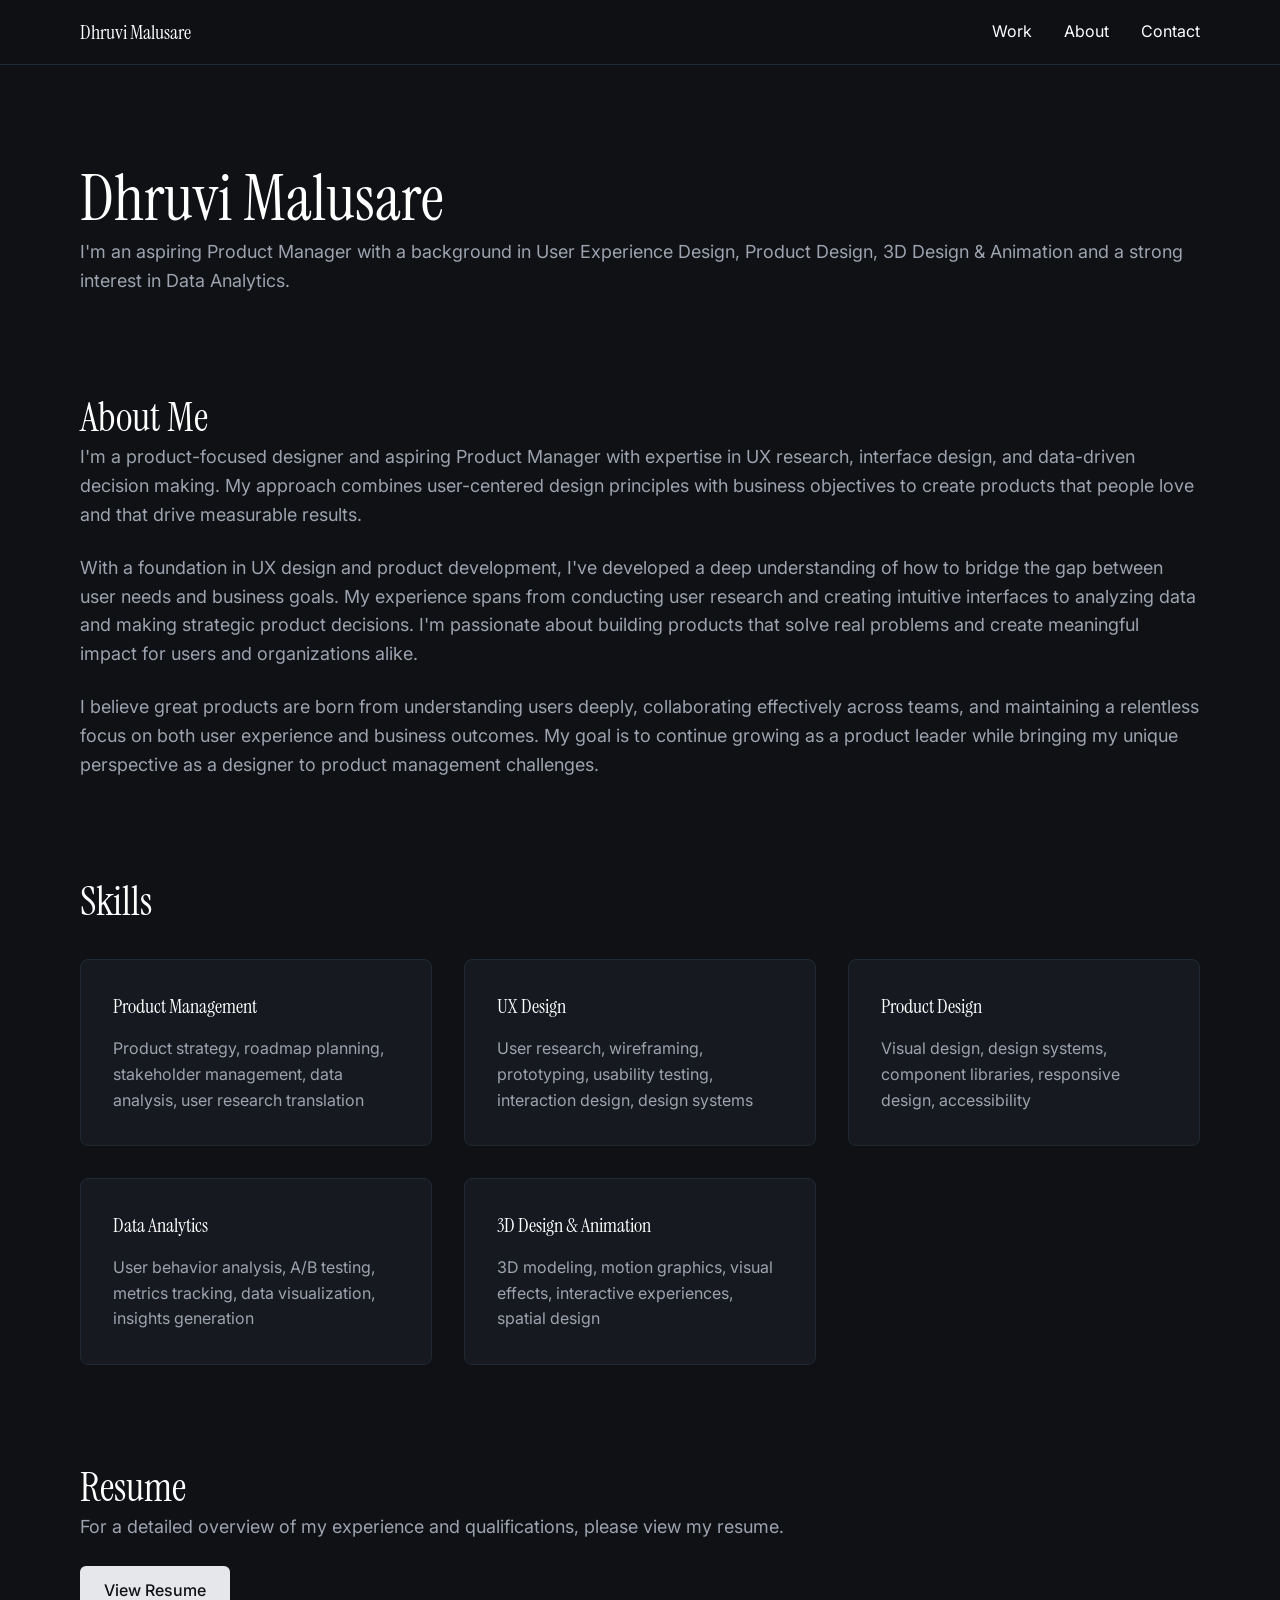
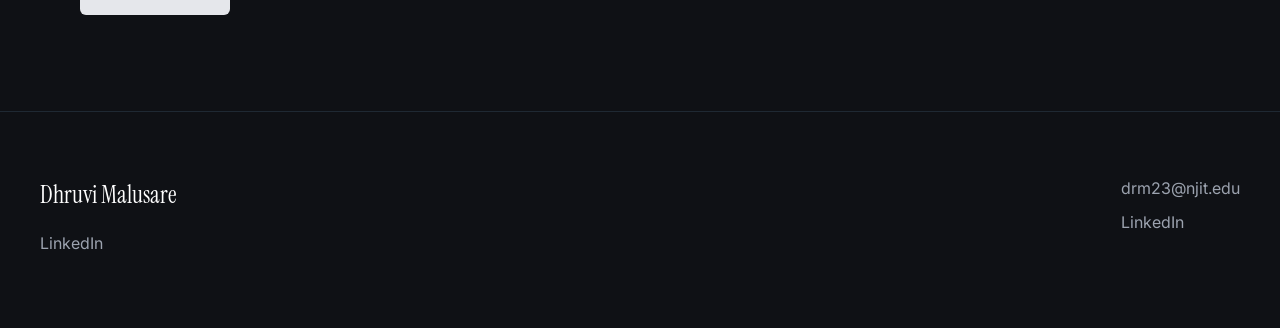
<file: about.html>
<!DOCTYPE html>
<html lang="en">
<head>
  <meta charset="utf-8">
  <meta name="viewport" content="width=device-width, initial-scale=1">
  <title>About - Dhruvi Malusare</title>
  <link rel="stylesheet" href="assets/css/styles.css">
</head>
<body>
  <header class="header">
    <div class="container">
      <a href="index.html" class="logo">Dhruvi Malusare</a>
      <nav>
        <a href="work.html">Work</a>
        <a href="about.html">About</a>
        <a href="contact.html">Contact</a>
      </nav>
    </div>
  </header>

  <main>
    <section class="section">
      <div class="container">
        <h1>Dhruvi Malusare</h1>
        <p>I'm an aspiring Product Manager with a background in User Experience Design, Product Design, 3D Design & Animation and a strong interest in Data Analytics.</p>
      </div>
    </section>

    <section class="section">
      <div class="container">
        <h2>About Me</h2>
        <p>I'm a product-focused designer and aspiring Product Manager with expertise in UX research, interface design, and data-driven decision making. My approach combines user-centered design principles with business objectives to create products that people love and that drive measurable results.</p>
        
        <p>With a foundation in UX design and product development, I've developed a deep understanding of how to bridge the gap between user needs and business goals. My experience spans from conducting user research and creating intuitive interfaces to analyzing data and making strategic product decisions. I'm passionate about building products that solve real problems and create meaningful impact for users and organizations alike.</p>
        
        <p>I believe great products are born from understanding users deeply, collaborating effectively across teams, and maintaining a relentless focus on both user experience and business outcomes. My goal is to continue growing as a product leader while bringing my unique perspective as a designer to product management challenges.</p>
      </div>
    </section>

    <section class="section">
      <div class="container">
        <h2>Skills</h2>
        <div class="skills-grid">
          <div class="skill-category">
            <h3>Product Management</h3>
            <p>Product strategy, roadmap planning, stakeholder management, data analysis, user research translation</p>
          </div>
          <div class="skill-category">
            <h3>UX Design</h3>
            <p>User research, wireframing, prototyping, usability testing, interaction design, design systems</p>
          </div>
          <div class="skill-category">
            <h3>Product Design</h3>
            <p>Visual design, design systems, component libraries, responsive design, accessibility</p>
          </div>
          <div class="skill-category">
            <h3>Data Analytics</h3>
            <p>User behavior analysis, A/B testing, metrics tracking, data visualization, insights generation</p>
          </div>
          <div class="skill-category">
            <h3>3D Design & Animation</h3>
            <p>3D modeling, motion graphics, visual effects, interactive experiences, spatial design</p>
          </div>
        </div>
      </div>
    </section>

    <section class="section">
      <div class="container">
        <h2>Resume</h2>
        <p>For a detailed overview of my experience and qualifications, please view my resume.</p>
        <a href="#" target="_blank" class="button">View Resume</a>
      </div>
    </section>
  </main>

  <footer class="footer">
    <div class="container">
      <div class="left">
        <a href="index.html" class="logo">Dhruvi Malusare</a>
        <a href="#" class="social">LinkedIn</a>
      </div>
      <div class="right">
        <a href="mailto:drm23@njit.edu">drm23@njit.edu</a>
        <a href="#" class="social">LinkedIn</a>
      </div>
    </div>
  </footer>
</body>
</html>
</file>
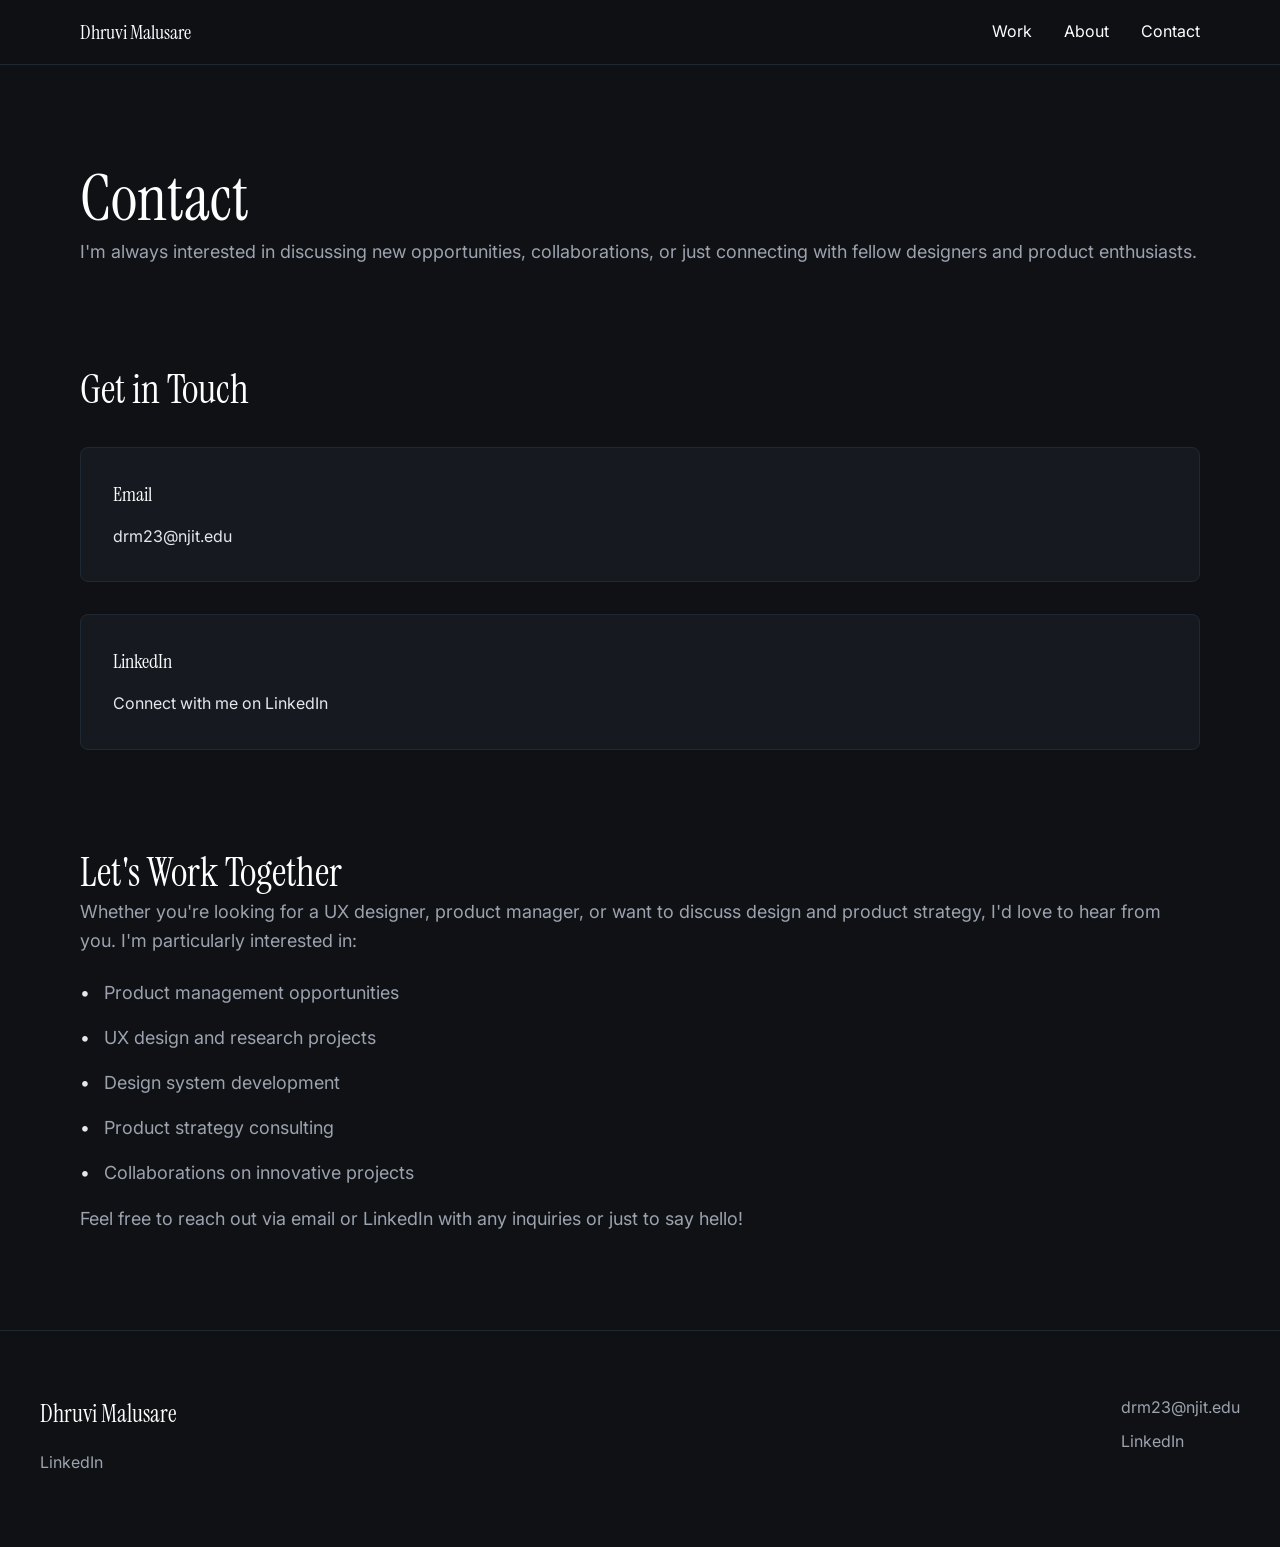
<file: contact.html>
<!DOCTYPE html>
<html lang="en">
<head>
  <meta charset="utf-8">
  <meta name="viewport" content="width=device-width, initial-scale=1">
  <title>Contact - Dhruvi Malusare</title>
  <link rel="stylesheet" href="assets/css/styles.css">
</head>
<body>
  <header class="header">
    <div class="container">
      <a href="index.html" class="logo">Dhruvi Malusare</a>
      <nav>
        <a href="work.html">Work</a>
        <a href="about.html">About</a>
        <a href="contact.html">Contact</a>
      </nav>
    </div>
  </header>

  <main>
    <section class="section">
      <div class="container">
        <h1>Contact</h1>
        <p>I'm always interested in discussing new opportunities, collaborations, or just connecting with fellow designers and product enthusiasts.</p>
      </div>
    </section>

    <section class="section">
      <div class="container">
        <h2>Get in Touch</h2>
        <div class="contact-info">
          <div class="contact-item">
            <h3>Email</h3>
            <p><a href="mailto:drm23@njit.edu">drm23@njit.edu</a></p>
          </div>
          <div class="contact-item">
            <h3>LinkedIn</h3>
            <p><a href="#" target="_blank">Connect with me on LinkedIn</a></p>
          </div>
        </div>
      </div>
    </section>

    <section class="section">
      <div class="container">
        <h2>Let's Work Together</h2>
        <p>Whether you're looking for a UX designer, product manager, or want to discuss design and product strategy, I'd love to hear from you. I'm particularly interested in:</p>
        <ul>
          <li>Product management opportunities</li>
          <li>UX design and research projects</li>
          <li>Design system development</li>
          <li>Product strategy consulting</li>
          <li>Collaborations on innovative projects</li>
        </ul>
        <p>Feel free to reach out via email or LinkedIn with any inquiries or just to say hello!</p>
      </div>
    </section>
  </main>

  <footer class="footer">
    <div class="container">
      <div class="left">
        <a href="index.html" class="logo">Dhruvi Malusare</a>
        <a href="#" class="social">LinkedIn</a>
      </div>
      <div class="right">
        <a href="mailto:drm23@njit.edu">drm23@njit.edu</a>
        <a href="#" class="social">LinkedIn</a>
      </div>
    </div>
  </footer>
</body>
</html>
</file>
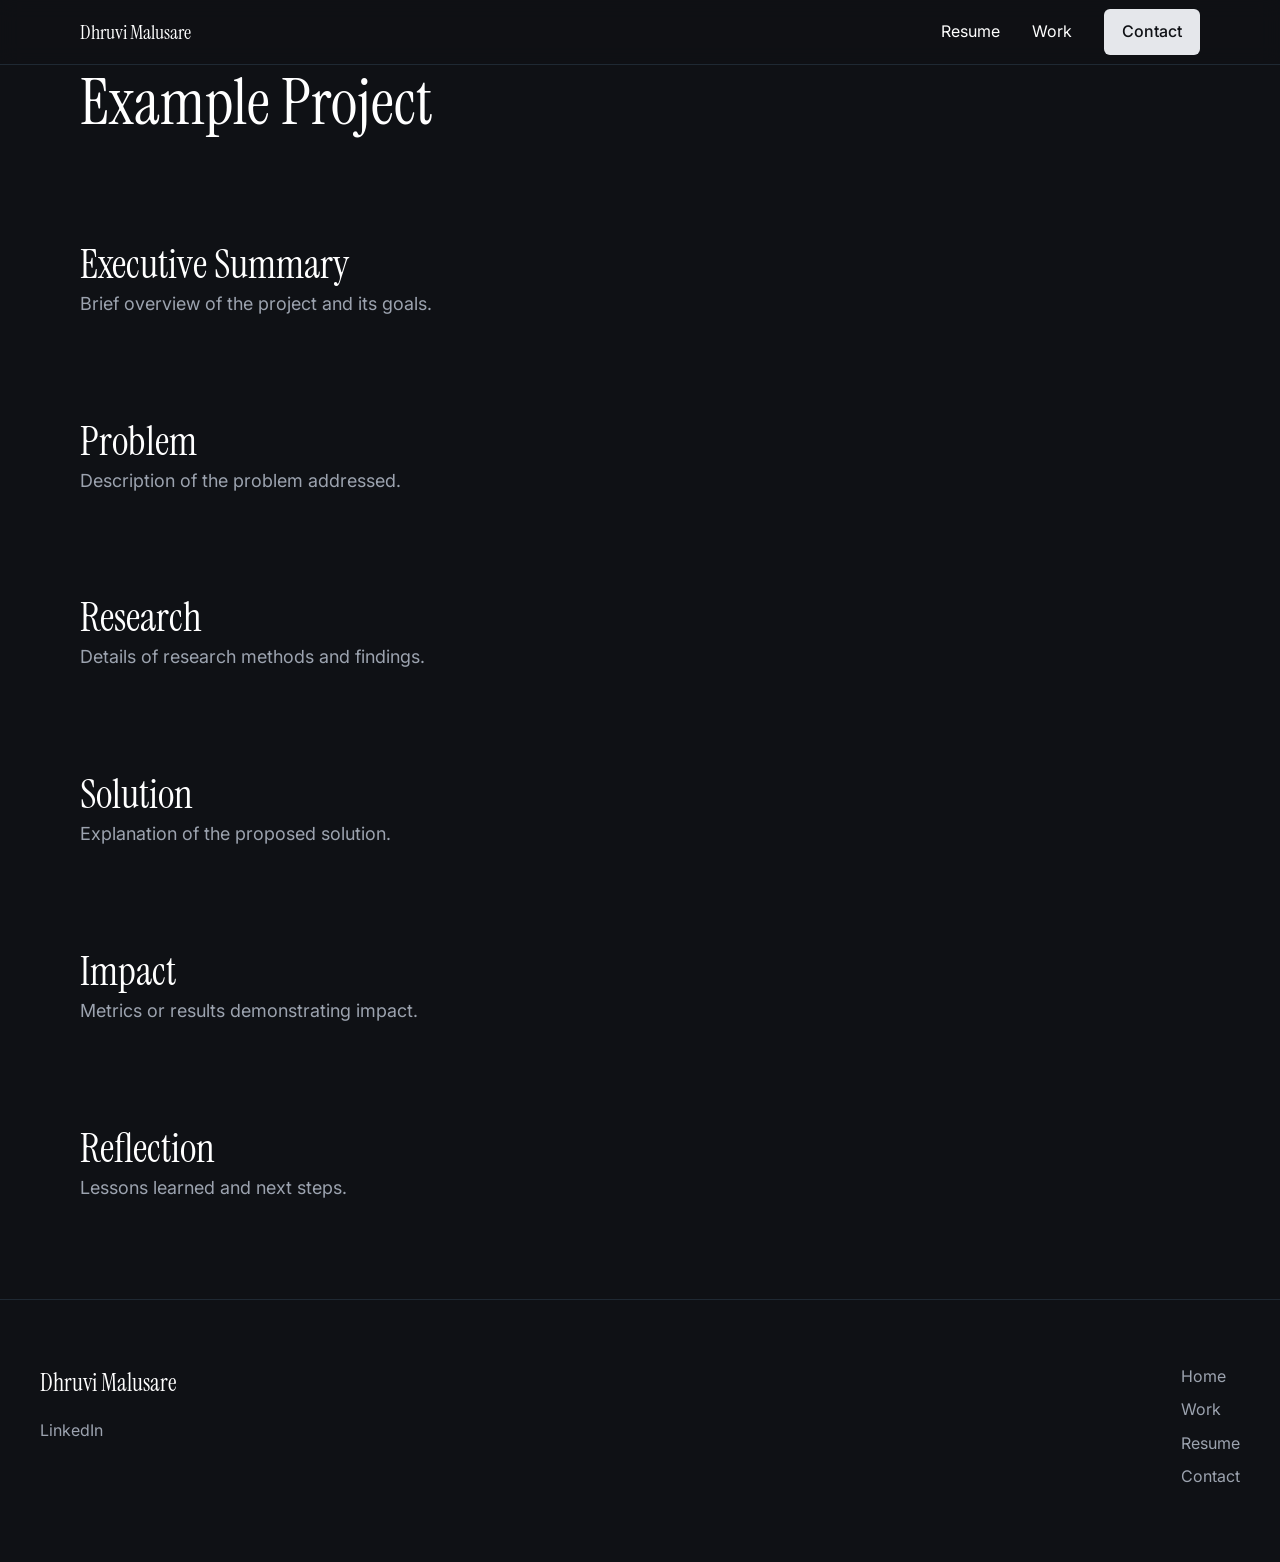
<file: project-example.html>
<!DOCTYPE html>
<html>
<head>
  <meta charset="utf-8">
  <meta name="viewport" content="width=device-width, initial-scale=1">
  <title>Case Study - Example Project</title>
  <link rel="stylesheet" href="https://fonts.googleapis.com/css2?family=Inter:wght@400;500;600&family=Playfair+Display:ital,wght@0,400;0,500;1,400&display=swap">
  <link rel="stylesheet" href="assets/css/styles.css">
</head>
<body>
  <header class="header">
    <div class="container">
      <a href="index.html" class="logo">Dhruvi Malusare</a>
      <nav>
        <a href="#" target="_blank">Resume</a>
        <a href="work.html">Work</a>
        <a href="mailto:drm23@njit.edu" class="contact-button">Contact</a>
      </nav>
    </div>
  </header>
  <div class="container">
    <h1>Example Project</h1>
    <section class="executive-summary section">
      <h2>Executive Summary</h2>
      <p>Brief overview of the project and its goals.</p>
    </section>
    <section class="problem section">
      <h2>Problem</h2>
      <p>Description of the problem addressed.</p>
    </section>
    <section class="research section">
      <h2>Research</h2>
      <p>Details of research methods and findings.</p>
    </section>
    <section class="solution section">
      <h2>Solution</h2>
      <p>Explanation of the proposed solution.</p>
    </section>
    <section class="impact section">
      <h2>Impact</h2>
      <p>Metrics or results demonstrating impact.</p>
    </section>
    <section class="reflection section">
      <h2>Reflection</h2>
      <p>Lessons learned and next steps.</p>
    </section>
  </div>
  <footer class="footer">
    <div class="container">
      <div class="left">
        <a href="index.html" class="logo">Dhruvi Malusare</a>
        <a href="#" class="social">LinkedIn</a>
      </div>
      <div class="divider"></div>
      <div class="right">
        <a href="index.html">Home</a>
        <a href="work.html">Work</a>
        <a href="#" target="_blank">Resume</a>
        <a href="mailto:drm23@njit.edu">Contact</a>
      </div>
    </div>
  </footer>
</body>
</html>
</file>
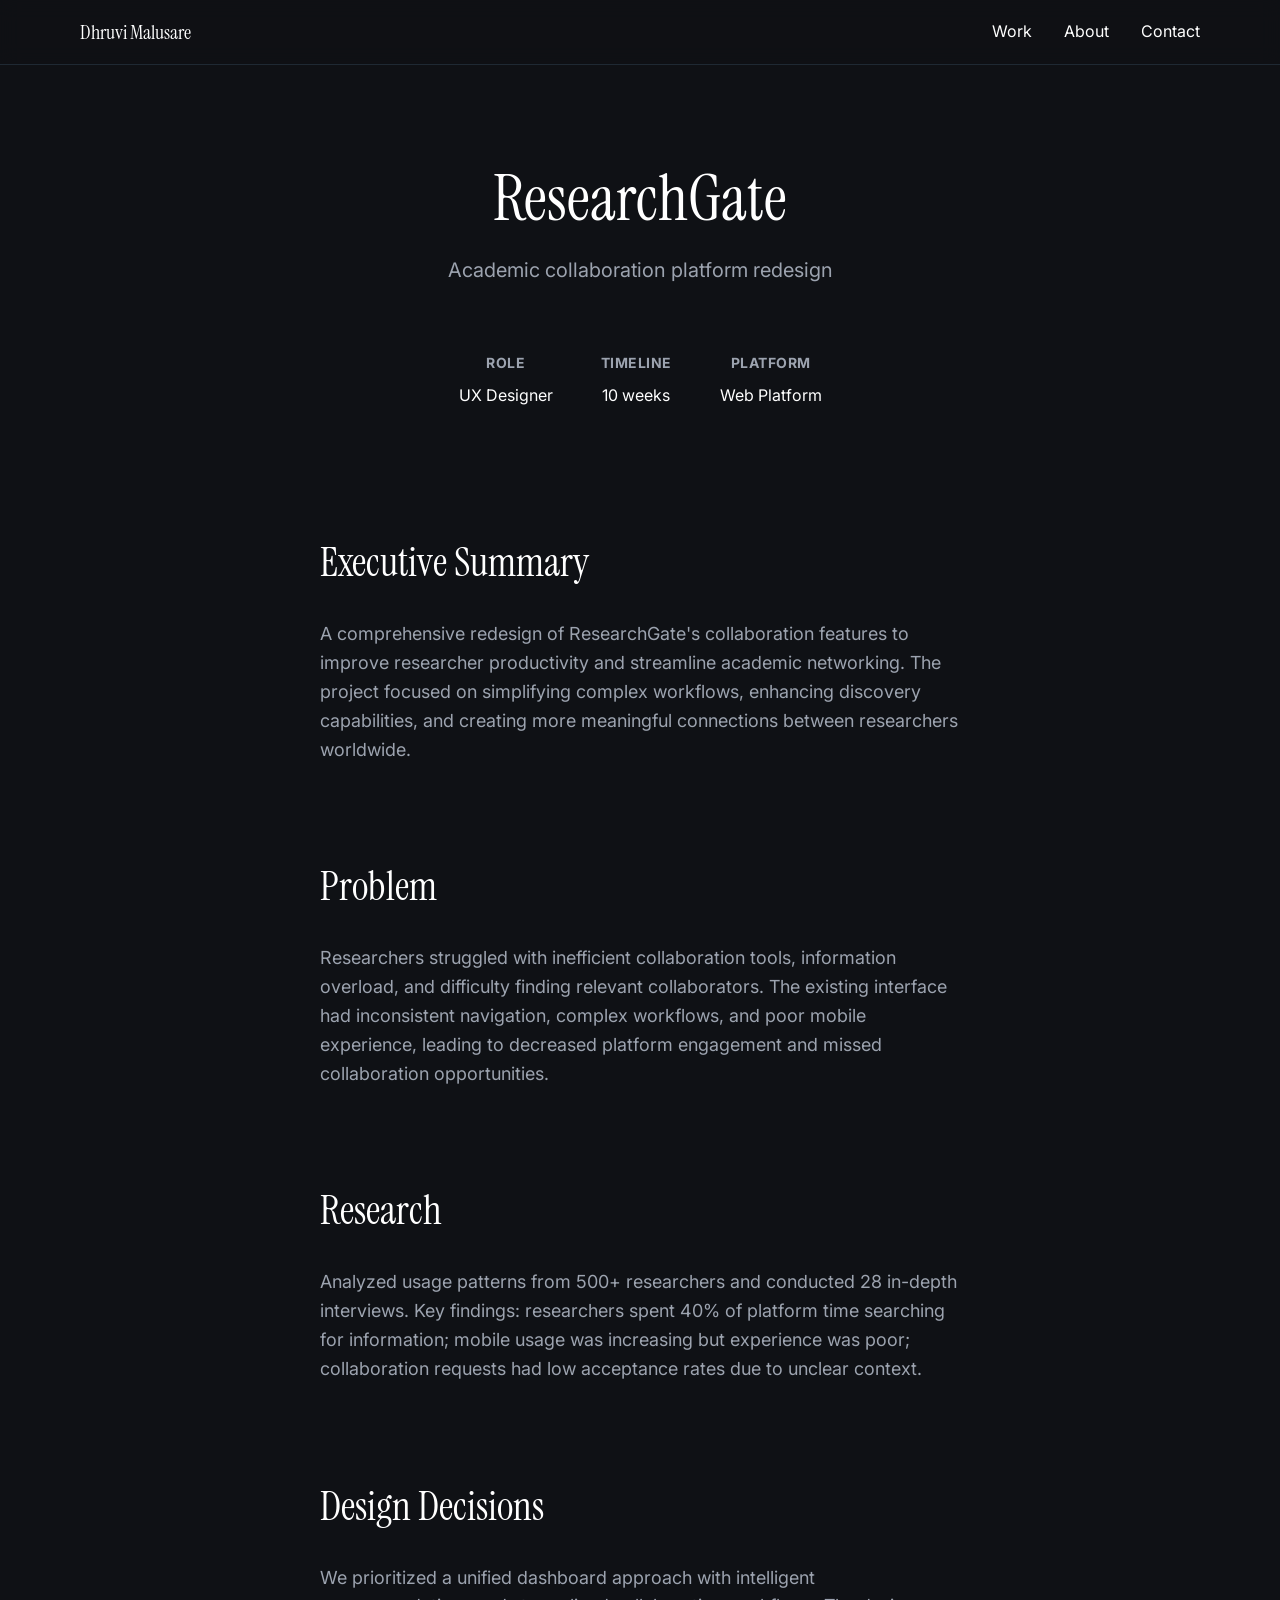
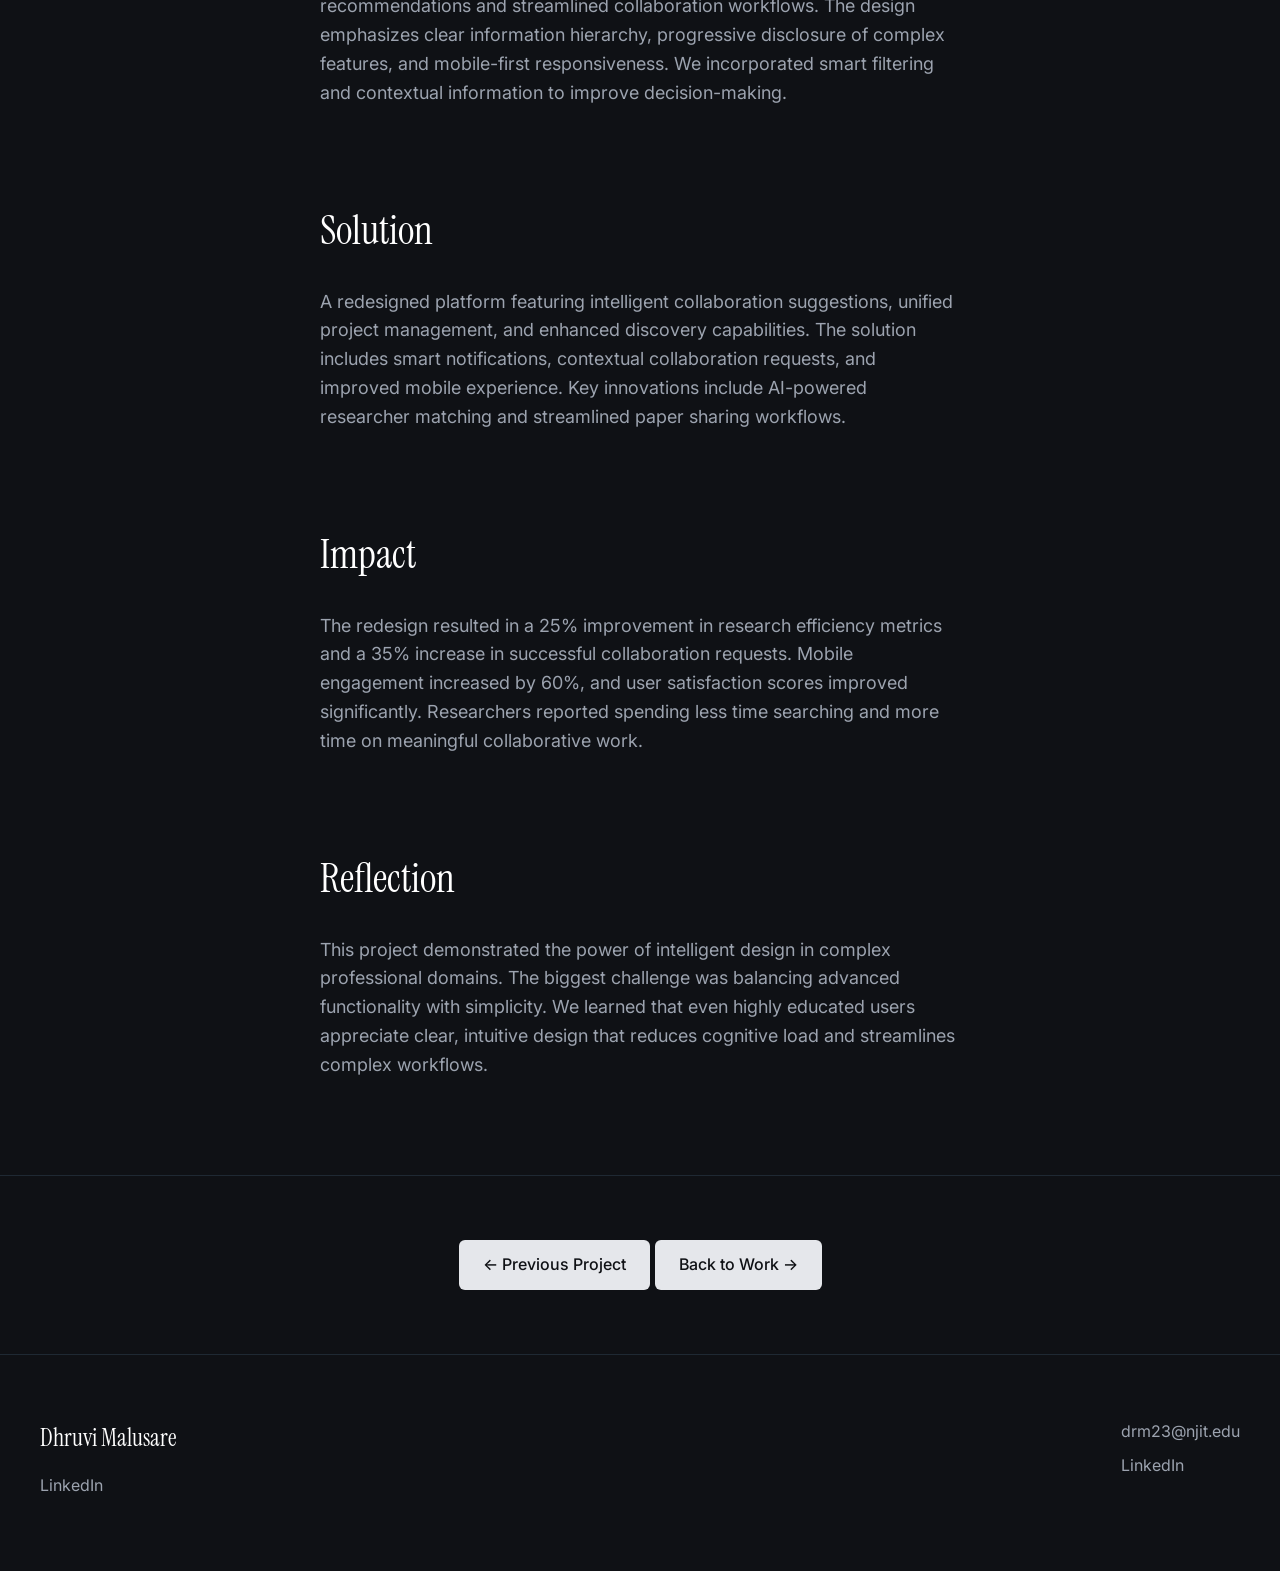
<file: projects/researchgate.html>
<!DOCTYPE html>
<html lang="en">
<head>
  <meta charset="utf-8">
  <meta name="viewport" content="width=device-width, initial-scale=1">
  <title>ResearchGate - Dhruvi Malusare</title>
  <link rel="stylesheet" href="../assets/css/styles.css">
</head>
<body>
  <header class="header">
    <div class="container">
      <a href="../index.html" class="logo">Dhruvi Malusare</a>
      <nav>
        <a href="../work.html">Work</a>
        <a href="../about.html">About</a>
        <a href="../contact.html">Contact</a>
      </nav>
    </div>
  </header>

  <main>
    <!-- Project Header -->
    <section class="project-header">
      <div class="container">
        <h1>ResearchGate</h1>
        <p class="subtitle">Academic collaboration platform redesign</p>
        
        <div class="project-meta">
          <div class="project-meta-item">
            <h4>Role</h4>
            <p>UX Designer</p>
          </div>
          <div class="project-meta-item">
            <h4>Timeline</h4>
            <p>10 weeks</p>
          </div>
          <div class="project-meta-item">
            <h4>Platform</h4>
            <p>Web Platform</p>
          </div>
        </div>
      </div>
    </section>

    <!-- Executive Summary -->
    <section class="project-section">
      <div class="container">
        <h2>Executive Summary</h2>
        <p>A comprehensive redesign of ResearchGate's collaboration features to improve researcher productivity and streamline academic networking. The project focused on simplifying complex workflows, enhancing discovery capabilities, and creating more meaningful connections between researchers worldwide.</p>
      </div>
    </section>

    <!-- Problem -->
    <section class="project-section">
      <div class="container">
        <h2>Problem</h2>
        <p>Researchers struggled with inefficient collaboration tools, information overload, and difficulty finding relevant collaborators. The existing interface had inconsistent navigation, complex workflows, and poor mobile experience, leading to decreased platform engagement and missed collaboration opportunities.</p>
      </div>
    </section>

    <!-- Research -->
    <section class="project-section">
      <div class="container">
        <h2>Research</h2>
        <p>Analyzed usage patterns from 500+ researchers and conducted 28 in-depth interviews. Key findings: researchers spent 40% of platform time searching for information; mobile usage was increasing but experience was poor; collaboration requests had low acceptance rates due to unclear context.</p>
      </div>
    </section>

    <!-- Decisions -->
    <section class="project-section">
      <div class="container">
        <h2>Design Decisions</h2>
        <p>We prioritized a unified dashboard approach with intelligent recommendations and streamlined collaboration workflows. The design emphasizes clear information hierarchy, progressive disclosure of complex features, and mobile-first responsiveness. We incorporated smart filtering and contextual information to improve decision-making.</p>
      </div>
    </section>

    <!-- Solution -->
    <section class="project-section">
      <div class="container">
        <h2>Solution</h2>
        <p>A redesigned platform featuring intelligent collaboration suggestions, unified project management, and enhanced discovery capabilities. The solution includes smart notifications, contextual collaboration requests, and improved mobile experience. Key innovations include AI-powered researcher matching and streamlined paper sharing workflows.</p>
      </div>
    </section>

    <!-- Impact -->
    <section class="project-section">
      <div class="container">
        <h2>Impact</h2>
        <p>The redesign resulted in a 25% improvement in research efficiency metrics and a 35% increase in successful collaboration requests. Mobile engagement increased by 60%, and user satisfaction scores improved significantly. Researchers reported spending less time searching and more time on meaningful collaborative work.</p>
      </div>
    </section>

    <!-- Reflection -->
    <section class="project-section">
      <div class="container">
        <h2>Reflection</h2>
        <p>This project demonstrated the power of intelligent design in complex professional domains. The biggest challenge was balancing advanced functionality with simplicity. We learned that even highly educated users appreciate clear, intuitive design that reduces cognitive load and streamlines complex workflows.</p>
      </div>
    </section>

    <!-- Project Navigation -->
    <section class="project-navigation">
      <div class="container">
        <a href="thrive.html" class="button">← Previous Project</a>
        <a href="../work.html" class="button">Back to Work →</a>
      </div>
    </section>
  </main>

  <footer class="footer">
    <div class="container">
      <div class="left">
        <a href="../index.html" class="logo">Dhruvi Malusare</a>
        <a href="#" class="social">LinkedIn</a>
      </div>
      <div class="right">
        <a href="mailto:drm23@njit.edu">drm23@njit.edu</a>
        <a href="#" class="social">LinkedIn</a>
      </div>
    </div>
  </footer>
</body>
</html>
</file>
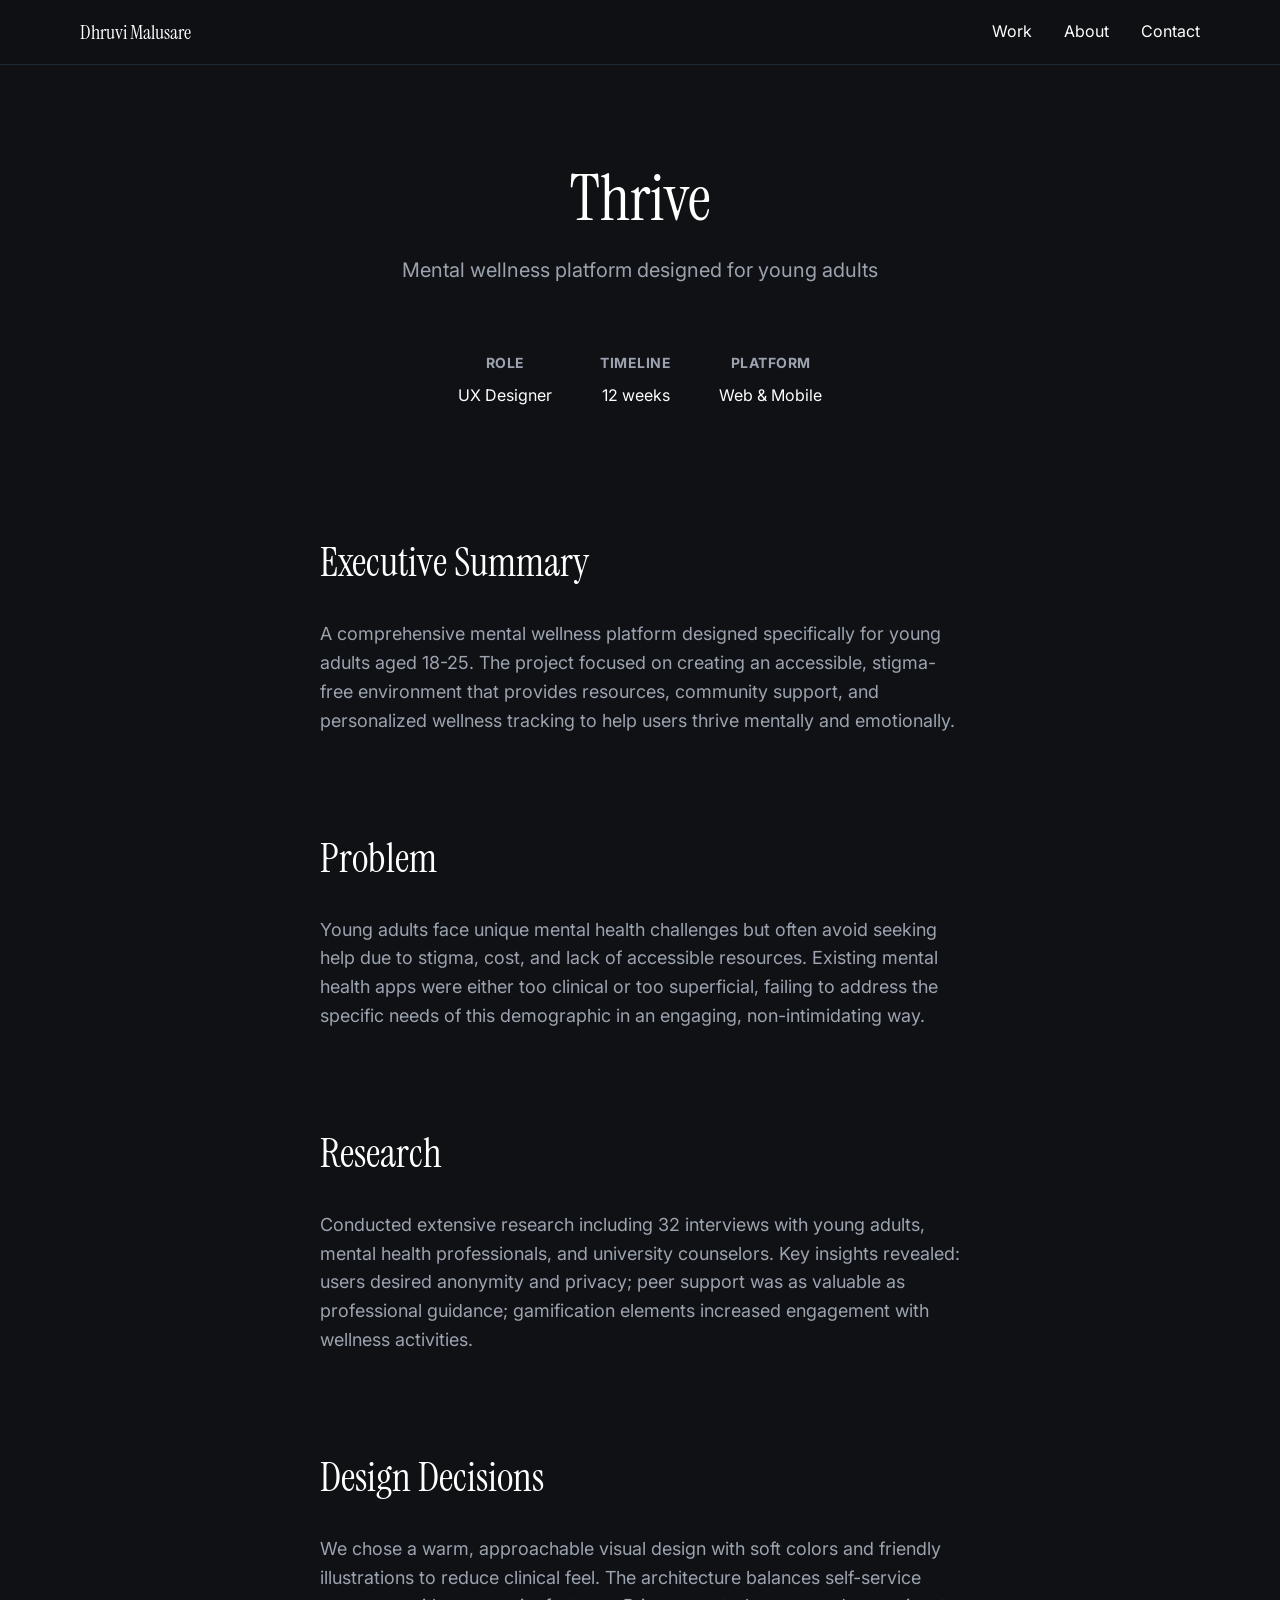
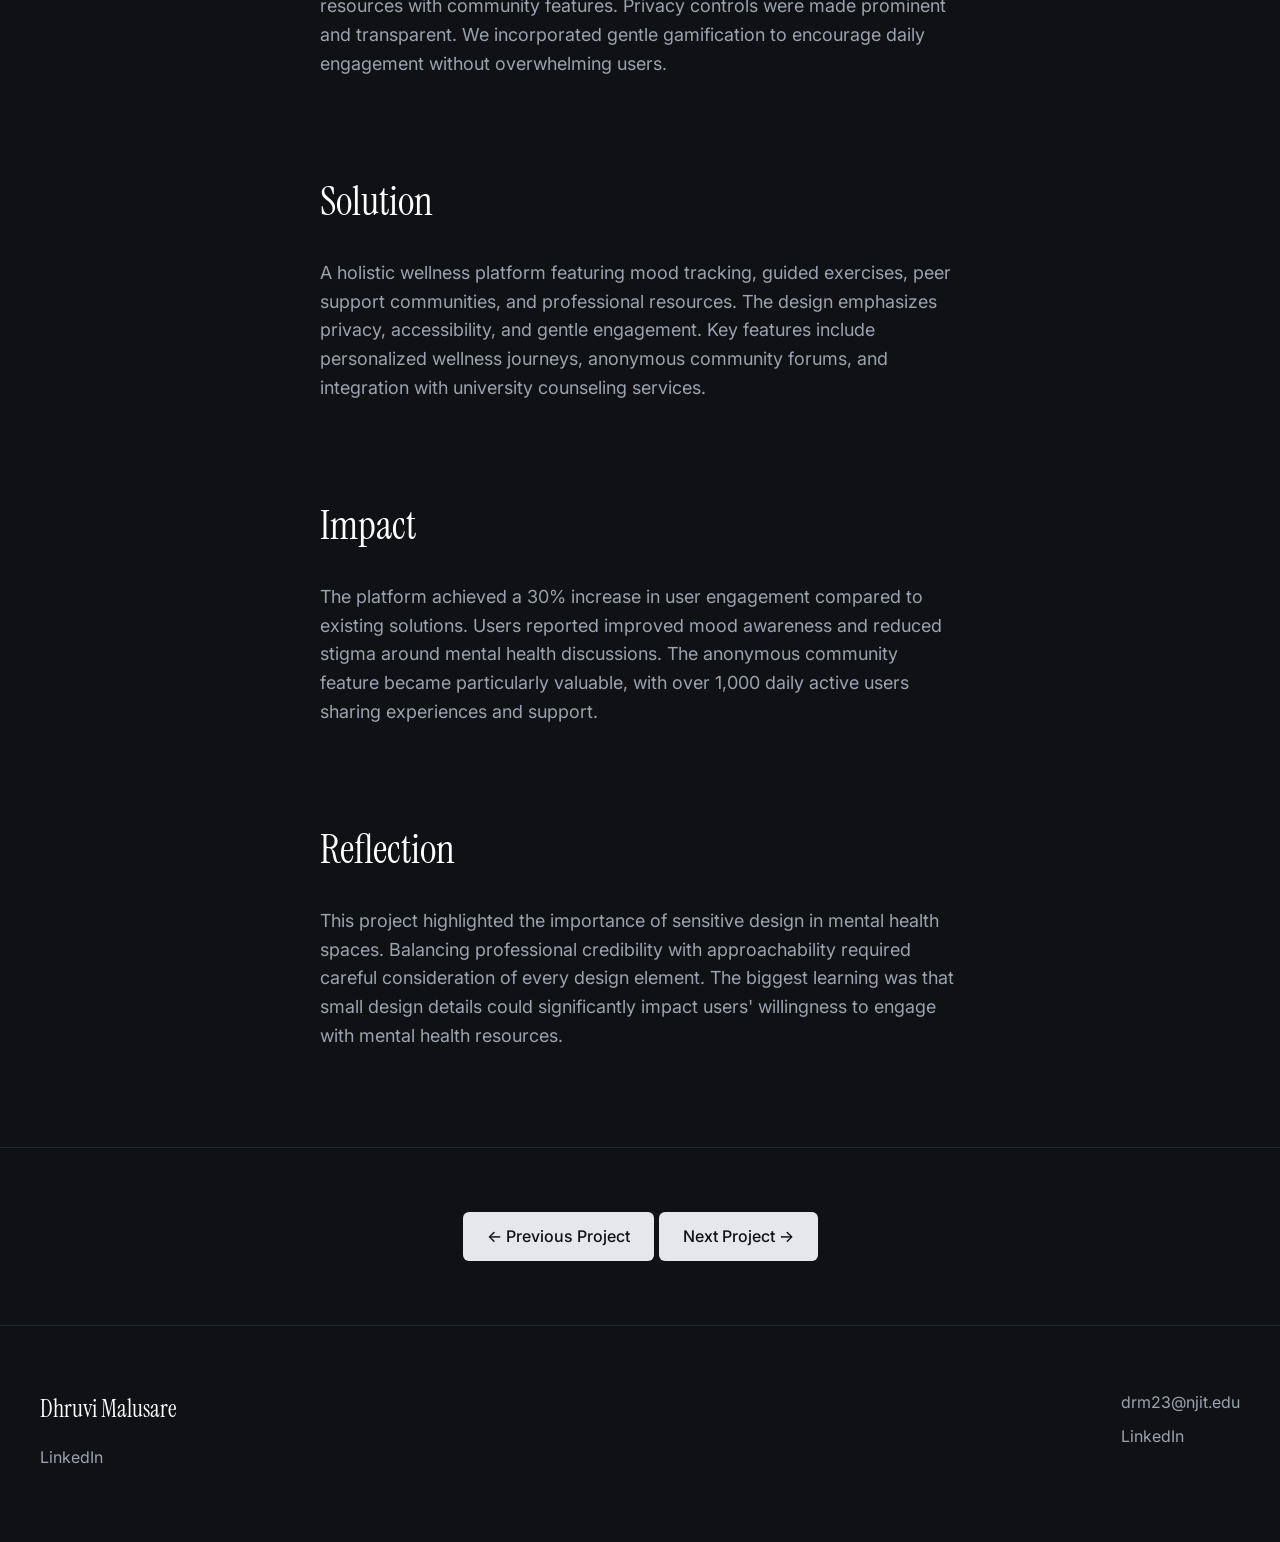
<file: projects/thrive.html>
<!DOCTYPE html>
<html lang="en">
<head>
  <meta charset="utf-8">
  <meta name="viewport" content="width=device-width, initial-scale=1">
  <title>Thrive - Dhruvi Malusare</title>
  <link rel="stylesheet" href="../assets/css/styles.css">
</head>
<body>
  <header class="header">
    <div class="container">
      <a href="../index.html" class="logo">Dhruvi Malusare</a>
      <nav>
        <a href="../work.html">Work</a>
        <a href="../about.html">About</a>
        <a href="../contact.html">Contact</a>
      </nav>
    </div>
  </header>

  <main>
    <!-- Project Header -->
    <section class="project-header">
      <div class="container">
        <h1>Thrive</h1>
        <p class="subtitle">Mental wellness platform designed for young adults</p>
        
        <div class="project-meta">
          <div class="project-meta-item">
            <h4>Role</h4>
            <p>UX Designer</p>
          </div>
          <div class="project-meta-item">
            <h4>Timeline</h4>
            <p>12 weeks</p>
          </div>
          <div class="project-meta-item">
            <h4>Platform</h4>
            <p>Web & Mobile</p>
          </div>
        </div>
      </div>
    </section>

    <!-- Executive Summary -->
    <section class="project-section">
      <div class="container">
        <h2>Executive Summary</h2>
        <p>A comprehensive mental wellness platform designed specifically for young adults aged 18-25. The project focused on creating an accessible, stigma-free environment that provides resources, community support, and personalized wellness tracking to help users thrive mentally and emotionally.</p>
      </div>
    </section>

    <!-- Problem -->
    <section class="project-section">
      <div class="container">
        <h2>Problem</h2>
        <p>Young adults face unique mental health challenges but often avoid seeking help due to stigma, cost, and lack of accessible resources. Existing mental health apps were either too clinical or too superficial, failing to address the specific needs of this demographic in an engaging, non-intimidating way.</p>
      </div>
    </section>

    <!-- Research -->
    <section class="project-section">
      <div class="container">
        <h2>Research</h2>
        <p>Conducted extensive research including 32 interviews with young adults, mental health professionals, and university counselors. Key insights revealed: users desired anonymity and privacy; peer support was as valuable as professional guidance; gamification elements increased engagement with wellness activities.</p>
      </div>
    </section>

    <!-- Decisions -->
    <section class="project-section">
      <div class="container">
        <h2>Design Decisions</h2>
        <p>We chose a warm, approachable visual design with soft colors and friendly illustrations to reduce clinical feel. The architecture balances self-service resources with community features. Privacy controls were made prominent and transparent. We incorporated gentle gamification to encourage daily engagement without overwhelming users.</p>
      </div>
    </section>

    <!-- Solution -->
    <section class="project-section">
      <div class="container">
        <h2>Solution</h2>
        <p>A holistic wellness platform featuring mood tracking, guided exercises, peer support communities, and professional resources. The design emphasizes privacy, accessibility, and gentle engagement. Key features include personalized wellness journeys, anonymous community forums, and integration with university counseling services.</p>
      </div>
    </section>

    <!-- Impact -->
    <section class="project-section">
      <div class="container">
        <h2>Impact</h2>
        <p>The platform achieved a 30% increase in user engagement compared to existing solutions. Users reported improved mood awareness and reduced stigma around mental health discussions. The anonymous community feature became particularly valuable, with over 1,000 daily active users sharing experiences and support.</p>
      </div>
    </section>

    <!-- Reflection -->
    <section class="project-section">
      <div class="container">
        <h2>Reflection</h2>
        <p>This project highlighted the importance of sensitive design in mental health spaces. Balancing professional credibility with approachability required careful consideration of every design element. The biggest learning was that small design details could significantly impact users' willingness to engage with mental health resources.</p>
      </div>
    </section>

    <!-- Project Navigation -->
    <section class="project-navigation">
      <div class="container">
        <a href="wayfinding.html" class="button">← Previous Project</a>
        <a href="researchgate.html" class="button">Next Project →</a>
      </div>
    </section>
  </main>

  <footer class="footer">
    <div class="container">
      <div class="left">
        <a href="../index.html" class="logo">Dhruvi Malusare</a>
        <a href="#" class="social">LinkedIn</a>
      </div>
      <div class="right">
        <a href="mailto:drm23@njit.edu">drm23@njit.edu</a>
        <a href="#" class="social">LinkedIn</a>
      </div>
    </div>
  </footer>
</body>
</html>
</file>
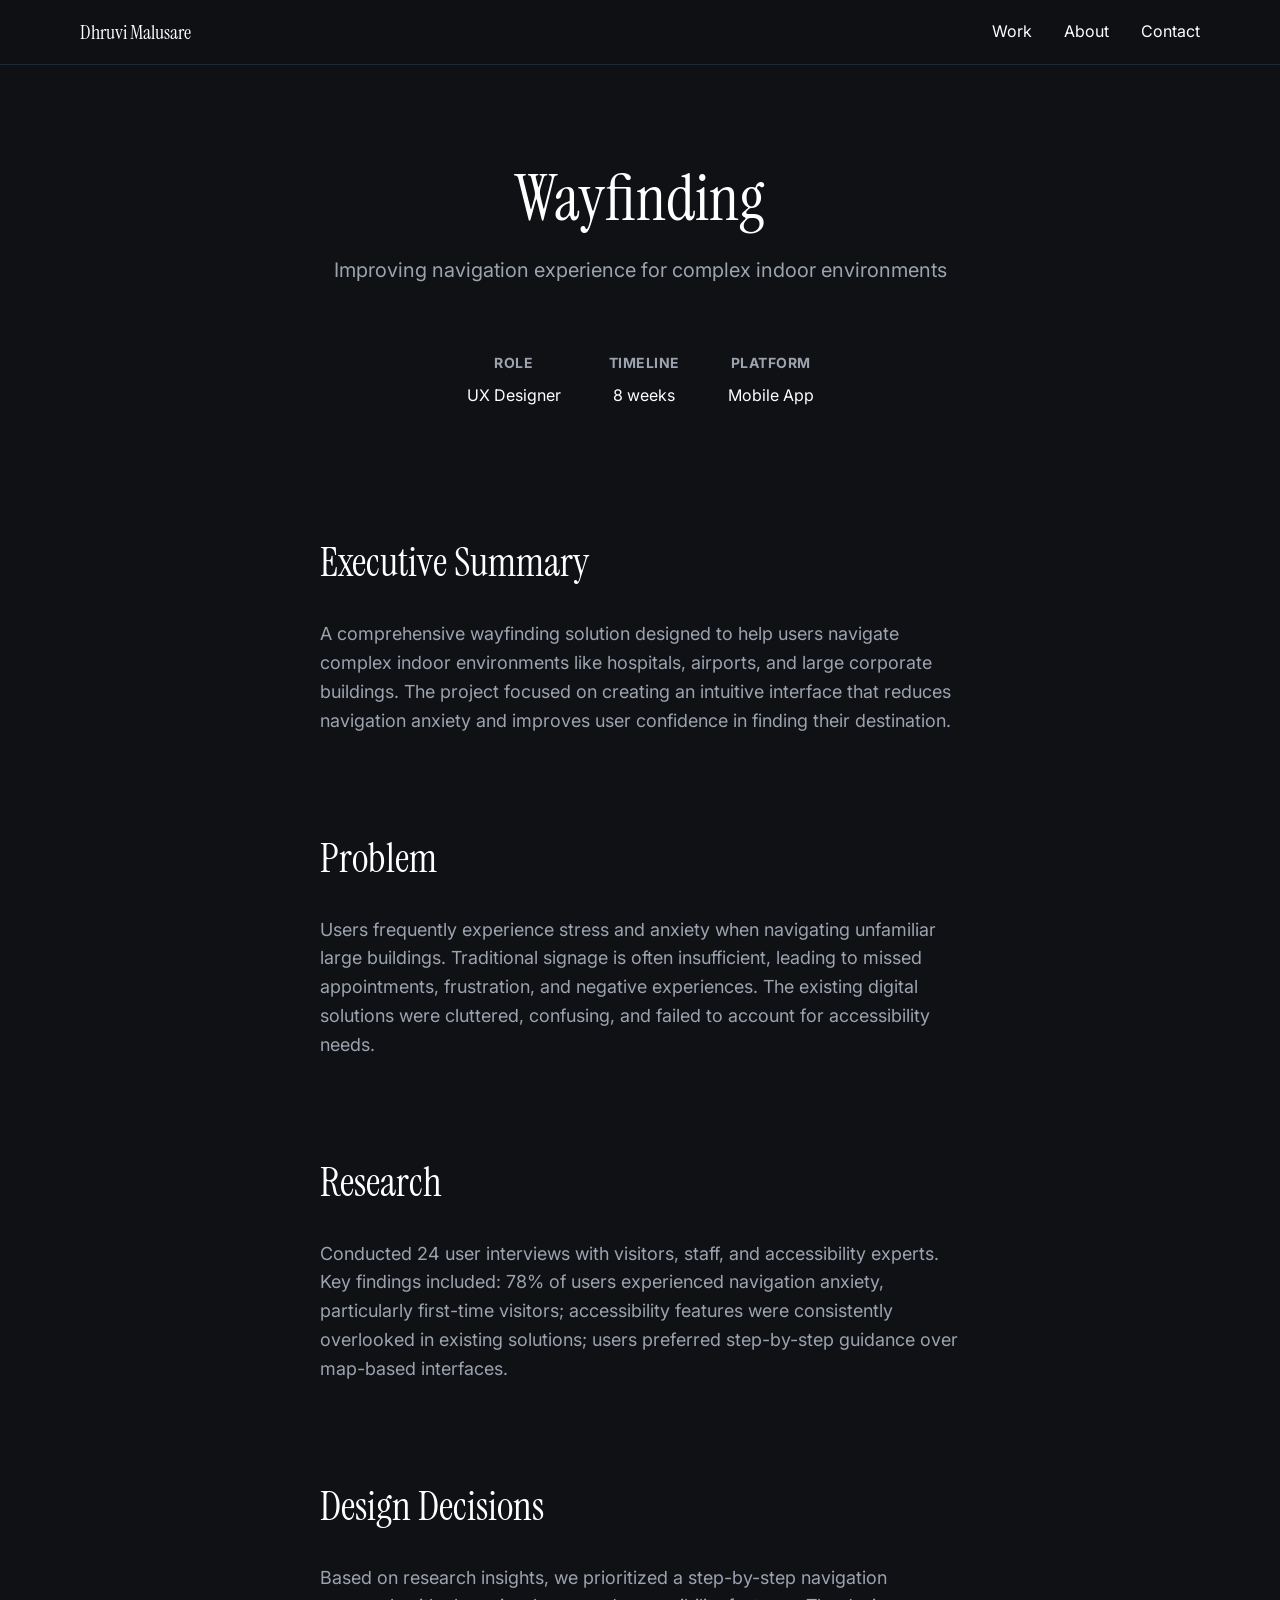
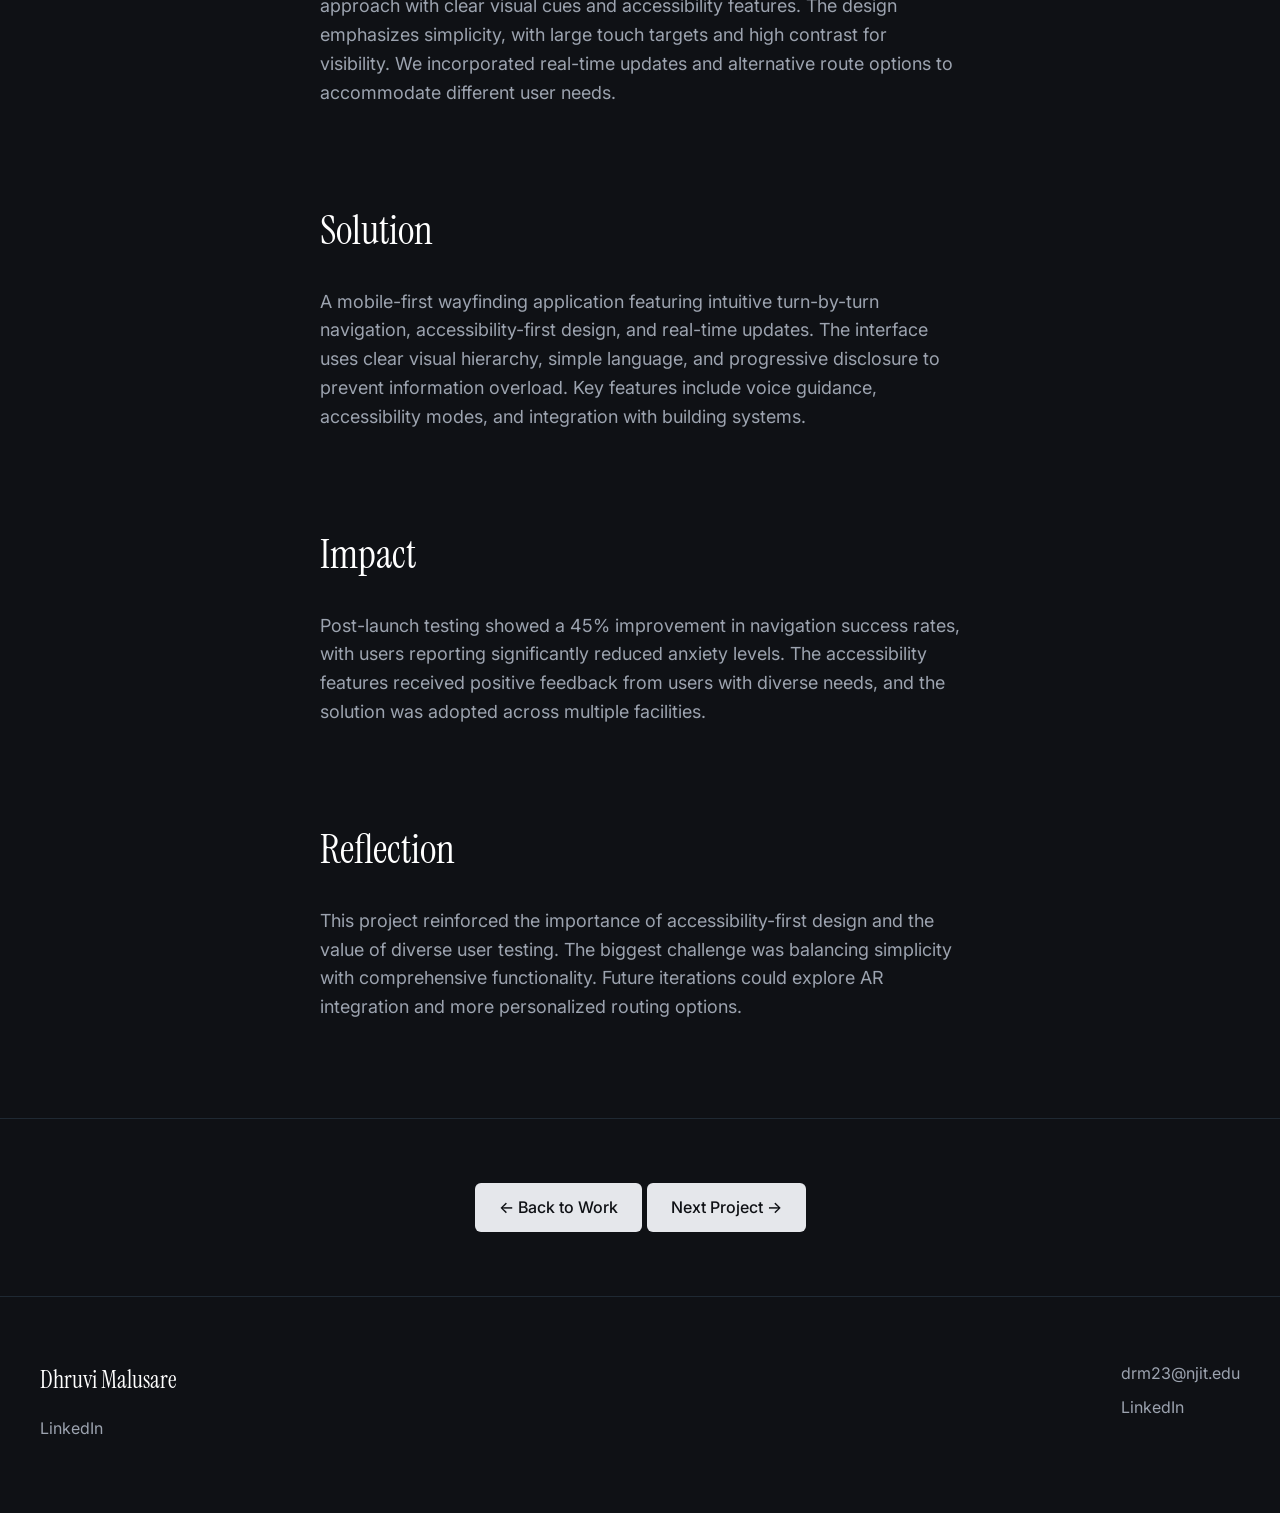
<file: projects/wayfinding.html>
<!DOCTYPE html>
<html lang="en">
<head>
  <meta charset="utf-8">
  <meta name="viewport" content="width=device-width, initial-scale=1">
  <title>Wayfinding - Dhruvi Malusare</title>
  <link rel="stylesheet" href="../assets/css/styles.css">
</head>
<body>
  <header class="header">
    <div class="container">
      <a href="../index.html" class="logo">Dhruvi Malusare</a>
      <nav>
        <a href="../work.html">Work</a>
        <a href="../about.html">About</a>
        <a href="../contact.html">Contact</a>
      </nav>
    </div>
  </header>

  <main>
    <!-- Project Header -->
    <section class="project-header">
      <div class="container">
        <h1>Wayfinding</h1>
        <p class="subtitle">Improving navigation experience for complex indoor environments</p>
        
        <div class="project-meta">
          <div class="project-meta-item">
            <h4>Role</h4>
            <p>UX Designer</p>
          </div>
          <div class="project-meta-item">
            <h4>Timeline</h4>
            <p>8 weeks</p>
          </div>
          <div class="project-meta-item">
            <h4>Platform</h4>
            <p>Mobile App</p>
          </div>
        </div>
      </div>
    </section>

    <!-- Executive Summary -->
    <section class="project-section">
      <div class="container">
        <h2>Executive Summary</h2>
        <p>A comprehensive wayfinding solution designed to help users navigate complex indoor environments like hospitals, airports, and large corporate buildings. The project focused on creating an intuitive interface that reduces navigation anxiety and improves user confidence in finding their destination.</p>
      </div>
    </section>

    <!-- Problem -->
    <section class="project-section">
      <div class="container">
        <h2>Problem</h2>
        <p>Users frequently experience stress and anxiety when navigating unfamiliar large buildings. Traditional signage is often insufficient, leading to missed appointments, frustration, and negative experiences. The existing digital solutions were cluttered, confusing, and failed to account for accessibility needs.</p>
      </div>
    </section>

    <!-- Research -->
    <section class="project-section">
      <div class="container">
        <h2>Research</h2>
        <p>Conducted 24 user interviews with visitors, staff, and accessibility experts. Key findings included: 78% of users experienced navigation anxiety, particularly first-time visitors; accessibility features were consistently overlooked in existing solutions; users preferred step-by-step guidance over map-based interfaces.</p>
      </div>
    </section>

    <!-- Decisions -->
    <section class="project-section">
      <div class="container">
        <h2>Design Decisions</h2>
        <p>Based on research insights, we prioritized a step-by-step navigation approach with clear visual cues and accessibility features. The design emphasizes simplicity, with large touch targets and high contrast for visibility. We incorporated real-time updates and alternative route options to accommodate different user needs.</p>
      </div>
    </section>

    <!-- Solution -->
    <section class="project-section">
      <div class="container">
        <h2>Solution</h2>
        <p>A mobile-first wayfinding application featuring intuitive turn-by-turn navigation, accessibility-first design, and real-time updates. The interface uses clear visual hierarchy, simple language, and progressive disclosure to prevent information overload. Key features include voice guidance, accessibility modes, and integration with building systems.</p>
      </div>
    </section>

    <!-- Impact -->
    <section class="project-section">
      <div class="container">
        <h2>Impact</h2>
        <p>Post-launch testing showed a 45% improvement in navigation success rates, with users reporting significantly reduced anxiety levels. The accessibility features received positive feedback from users with diverse needs, and the solution was adopted across multiple facilities.</p>
      </div>
    </section>

    <!-- Reflection -->
    <section class="project-section">
      <div class="container">
        <h2>Reflection</h2>
        <p>This project reinforced the importance of accessibility-first design and the value of diverse user testing. The biggest challenge was balancing simplicity with comprehensive functionality. Future iterations could explore AR integration and more personalized routing options.</p>
      </div>
    </section>

    <!-- Project Navigation -->
    <section class="project-navigation">
      <div class="container">
        <a href="../work.html" class="button">← Back to Work</a>
        <a href="thrive.html" class="button">Next Project →</a>
      </div>
    </section>
  </main>

  <footer class="footer">
    <div class="container">
      <div class="left">
        <a href="../index.html" class="logo">Dhruvi Malusare</a>
        <a href="#" class="social">LinkedIn</a>
      </div>
      <div class="right">
        <a href="mailto:drm23@njit.edu">drm23@njit.edu</a>
        <a href="#" class="social">LinkedIn</a>
      </div>
    </div>
  </footer>
</body>
</html>
</file>
<file: assets/css/styles.css>
/* Sprint 10: Portfolio Implementation Specification */
/* Google Fonts import per spec */
@import url('https://fonts.googleapis.com/css2?family=Instrument+Serif:wght@400;500&family=Inter:wght@400;500;600&family=Playfair+Display:ital,wght@0,400;0,500;1,400&display=swap');

/* CSS Variables per design system */
:root {
  --color-background: #0F1115;
  --color-surface: #161A20;
  --color-text-primary: #FFFFFF;
  --color-text-secondary: #9CA3AF;
  --color-accent: #E5E7EB;
  --color-border: #1F2933;
}

html, body {
  margin: 0;
  padding: 0;
  font-family: Inter, system-ui, sans-serif;
  background: var(--color-background);
  color: var(--color-text-primary);
  font-size: 18px;
  line-height: 1.6;
}

/* Typography system per spec */
h1 {
  font-size: 64px;
  font-family: "Instrument Serif", "Playfair Display", Georgia, serif;
  font-weight: 400;
  margin: 0;
  line-height: 1.2;
}

h2 {
  font-size: 40px;
  font-family: "Instrument Serif", "Playfair Display", Georgia, serif;
  font-weight: 400;
  margin: 0;
  line-height: 1.3;
}

h3 {
  font-size: 28px;
  font-family: "Instrument Serif", "Playfair Display", Georgia, serif;
  font-weight: 400;
  margin: 0;
  line-height: 1.4;
}

p {
  margin: 0 0 24px 0;
  color: var(--color-text-secondary);
}

.caption {
  font-size: 14px;
  color: var(--color-text-secondary);
}

/* Layout system per spec */
.container {
  max-width: 1200px;
  margin: 0 auto;
  padding: 0 80px;
}

@media (max-width: 768px) {
  .container {
    padding: 0 32px;
  }
}

@media (max-width: 600px) {
  .container {
    padding: 0 16px;
  }
}

.section {
  margin: 96px 0;
}

/* Spacing system per spec */
.space-8 { margin: 8px; }
.space-16 { margin: 16px; }
.space-24 { margin: 24px; }
.space-32 { margin: 32px; }
.space-48 { margin: 48px; }
.space-64 { margin: 64px; }
.space-96 { margin: 96px; }

/* Navbar per Sprint 10 spec */
.header {
  position: sticky;
  top: 0;
  height: 64px;
  background: rgba(15, 17, 21, 0.8);
  backdrop-filter: blur(10px);
  border-bottom: 1px solid var(--color-border);
  z-index: 1000;
}

.header .container {
  display: flex;
  justify-content: space-between;
  align-items: center;
  height: 64px;
  padding: 0 80px;
}

.header .logo {
  font-family: "Instrument Serif", "Playfair Display", Georgia, serif;
  font-size: 20px;
  color: var(--color-text-primary);
  text-decoration: none;
  font-weight: 400;
}

.header nav {
  display: flex;
  align-items: center;
}

.header nav a {
  font-family: Inter, system-ui, sans-serif;
  font-size: 16px;
  font-weight: 400;
  color: var(--color-text-primary);
  margin-left: 32px;
  text-decoration: none;
  opacity: 1;
  transition: opacity 0.2s;
}

.header nav a:hover {
  opacity: 0.7;
}

.header nav .contact-button {
  background: var(--color-accent);
  color: var(--color-background);
  border-radius: 6px;
  padding: 10px 18px;
  margin-left: 32px;
  text-decoration: none;
  font-weight: 500;
  transition: all 0.2s;
}

.header nav .contact-button:hover {
  background: linear-gradient(90deg, #FFFFFF 0%, #9CA3AF 100%);
}

/* Footer per Sprint 10 spec */
.footer {
  background: var(--color-background);
  border-top: 1px solid var(--color-border);
  color: var(--color-text-primary);
}

.footer .container {
  display: flex;
  justify-content: space-between;
  align-items: flex-start;
  padding: 64px 0;
}

.footer .left,
.footer .right {
  display: flex;
  flex-direction: column;
}

.footer .left .logo {
  font-family: "Instrument Serif", "Playfair Display", Georgia, serif;
  font-size: 24px;
  color: var(--color-text-primary);
  text-decoration: none;
  font-weight: 400;
  margin-bottom: 16px;
}

.footer .left .social {
  color: var(--color-text-secondary);
  text-decoration: none;
  font-size: 16px;
  margin-bottom: 8px;
}

.footer .left .social:hover {
  color: var(--color-text-primary);
}

.footer .right a {
  color: var(--color-text-secondary);
  text-decoration: none;
  font-size: 16px;
  margin-bottom: 8px;
}

.footer .right a:hover {
  color: var(--color-text-primary);
}

/* Buttons per Sprint 10 spec */
.button {
  display: inline-block;
  background: var(--color-accent);
  color: var(--color-background);
  border-radius: 6px;
  padding: 12px 24px;
  text-decoration: none;
  font-weight: 500;
  font-size: 16px;
  transition: all 0.2s;
  border: none;
  cursor: pointer;
}

.button:hover {
  background: linear-gradient(90deg, #FFFFFF 0%, #9CA3AF 100%);
  transform: translateY(-1px);
}

.button-black {
  background: var(--color-background);
  color: var(--color-text-primary);
  border: 2px solid var(--color-text-primary);
}

.button-black:hover {
  background: var(--color-text-primary);
  color: var(--color-background);
}

.button-white {
  background: #FFFFFF;
  color: #000000;
  border: none;
  border-radius: 25px;
  padding: 16px 32px;
  font-weight: 500;
  font-size: 18px;
  transition: all 0.3s ease;
  box-shadow: 0 4px 15px rgba(0,0,0,0.2);
}

.button-white:hover {
  transform: translateY(-2px);
  box-shadow: 0 6px 20px rgba(0,0,0,0.3);
}

/* Hero section per Sprint 10 spec */
.hero {
  min-height: 80vh;
  background: linear-gradient(135deg, #FF6B35 0%, #8B4513 100%);
  position: relative;
  display: flex;
  align-items: center;
  justify-content: center;
  text-align: center;
  padding: 96px 0;
}

.hero::before {
  content: '';
  position: absolute;
  top: 0;
  left: 0;
  right: 0;
  bottom: 0;
  background-image: 
    repeating-linear-gradient(45deg, transparent, transparent 1px, rgba(255,255,255,.03) 1px, rgba(255,255,255,.03) 2px),
    repeating-linear-gradient(-45deg, transparent, transparent 1px, rgba(0,0,0,.03) 1px, rgba(0,0,0,.03) 2px);
  pointer-events: none;
  z-index: 1;
}

.hero .container {
  position: relative;
  z-index: 2;
}

.hero-name {
  font-family: 'Brush Script MT', cursive;
  font-size: 80px;
  font-weight: 400;
  color: #FFFFFF;
  margin-bottom: 48px;
  text-shadow: 2px 2px 4px rgba(0,0,0,0.3);
  line-height: 1;
}

/* Credibility strip */
.credibility-strip {
  display: flex;
  justify-content: space-around;
  padding: 48px 0;
  border-top: 1px solid var(--color-border);
  border-bottom: 1px solid var(--color-border);
  margin: 96px 0;
}

.credibility-item {
  text-align: center;
}

.credibility-item h3 {
  font-size: 32px;
  color: var(--color-text-primary);
  margin-bottom: 8px;
}

.credibility-item p {
  font-size: 14px;
  color: var(--color-text-secondary);
  margin: 0;
}

/* Project cards per Sprint 10 spec */
.projects {
  display: flex;
  flex-wrap: wrap;
  gap: 32px;
}

.project-card {
  flex: 1 1 calc(33.333% - 32px);
  background: linear-gradient(135deg, var(--color-surface) 0%, rgba(22, 26, 32, 0.8) 100%);
  border: 1px solid var(--color-border);
  border-radius: 8px;
  text-decoration: none;
  color: var(--color-text-primary);
  padding: 32px;
  transition: all 0.2s;
  position: relative;
  overflow: hidden;
}

.project-card::before {
  content: '';
  position: absolute;
  top: 0;
  left: 0;
  right: 0;
  bottom: 0;
  background: linear-gradient(135deg, rgba(255,255,255,0.02) 0%, transparent 50%);
  pointer-events: none;
}

.project-card:hover {
  transform: translateY(-2px);
  border-color: var(--color-accent);
}

.project-card img {
  max-width: 100%;
  height: 200px;
  object-fit: cover;
  display: block;
  border-radius: 4px;
  margin-bottom: 24px;
}

.project-card .project-type {
  font-size: 14px;
  color: var(--color-text-secondary);
  margin-bottom: 8px;
  text-transform: uppercase;
  letter-spacing: 0.5px;
}

.project-card h3 {
  font-size: 24px;
  margin-bottom: 16px;
  color: var(--color-text-primary);
}

.project-card .impact {
  font-size: 16px;
  color: var(--color-accent);
  margin-bottom: 16px;
}

/* Project page layout */
.project-header {
  text-align: center;
  padding: 96px 0 64px 0;
}

.project-header h1 {
  margin-bottom: 16px;
}

.project-header .subtitle {
  font-size: 20px;
  color: var(--color-text-secondary);
  margin-bottom: 48px;
}

.project-meta {
  display: flex;
  justify-content: center;
  gap: 48px;
  margin-bottom: 64px;
}

.project-meta-item {
  text-align: center;
}

.project-meta-item h4 {
  font-size: 14px;
  color: var(--color-text-secondary);
  margin-bottom: 8px;
  text-transform: uppercase;
  letter-spacing: 0.5px;
}

.project-meta-item p {
  font-size: 16px;
  color: var(--color-text-primary);
  margin: 0;
}

.project-section {
  max-width: 800px;
  margin: 0 auto 96px auto;
}

.project-section h2 {
  margin-bottom: 32px;
  color: var(--color-text-primary);
}

.project-navigation {
  display: flex;
  justify-content: space-between;
  align-items: center;
  padding: 64px 0;
  border-top: 1px solid var(--color-border);
  margin-top: 96px;
}

/* Skills grid for about page */
.skills-grid {
  display: grid;
  grid-template-columns: repeat(auto-fit, minmax(300px, 1fr));
  gap: 32px;
  margin-top: 32px;
}

.skill-category {
  background: var(--color-surface);
  border: 1px solid var(--color-border);
  border-radius: 8px;
  padding: 32px;
}

.skill-category h3 {
  font-size: 20px;
  margin-bottom: 16px;
  color: var(--color-text-primary);
}

.skill-category p {
  font-size: 16px;
  color: var(--color-text-secondary);
  margin: 0;
  line-height: 1.6;
}

/* Contact page styles */
.contact-info {
  display: flex;
  flex-direction: column;
  gap: 32px;
  margin-top: 32px;
}

.contact-item {
  background: var(--color-surface);
  border: 1px solid var(--color-border);
  border-radius: 8px;
  padding: 32px;
}

.contact-item h3 {
  font-size: 20px;
  margin-bottom: 16px;
  color: var(--color-text-primary);
}

.contact-item p {
  font-size: 16px;
  color: var(--color-text-secondary);
  margin: 0;
}

.contact-item a {
  color: var(--color-accent);
  text-decoration: none;
}

.contact-item a:hover {
  color: var(--color-text-primary);
}

ul {
  list-style: none;
  padding: 0;
}

ul li {
  margin-bottom: 16px;
  padding-left: 24px;
  position: relative;
  color: var(--color-text-secondary);
}

ul li::before {
  content: "•";
  color: var(--color-accent);
  position: absolute;
  left: 0;
  font-size: 18px;
}

/* Responsive design per Sprint 10 spec */
@media (max-width: 1024px) {
  .project-card {
    flex: 1 1 calc(50% - 32px);
  }
  
  .credibility-strip {
    flex-direction: column;
    gap: 32px;
  }
}

@media (max-width: 768px) {
  .container {
    padding: 0 32px;
  }
  
  .header .container {
    padding: 0 32px;
  }
  
  .project-card {
    flex: 1 1 100%;
  }
  
  .hero {
    min-height: 60vh;
    padding: 64px 0;
  }
  
  .hero h1 {
    font-size: 48px;
  }
  
  .hero-name {
    font-size: 60px;
  }
  
  .hero p {
    font-size: 18px;
  }
  
  .project-meta {
    flex-direction: column;
    gap: 24px;
  }
  
  .project-navigation {
    flex-direction: column;
    gap: 24px;
  }
}

@media (max-width: 600px) {
  .container {
    padding: 0 16px;
  }
  
  .header .container {
    padding: 0 16px;
  }
  
  .header nav a {
    margin-left: 16px;
    font-size: 14px;
  }
  
  .header nav .contact-button {
    margin-left: 16px;
    padding: 8px 12px;
    font-size: 14px;
  }
  
  .hero h1 {
    font-size: 40px;
  }
  
  .hero-name {
    font-size: 48px;
  }
  
  .hero p {
    font-size: 16px;
  }
  
  h1 {
    font-size: 40px;
  }
  
  h2 {
    font-size: 32px;
  }
  
  h3 {
    font-size: 24px;
  }
  
  .footer .container {
    flex-direction: column;
    gap: 32px;
  }
}
</file>
